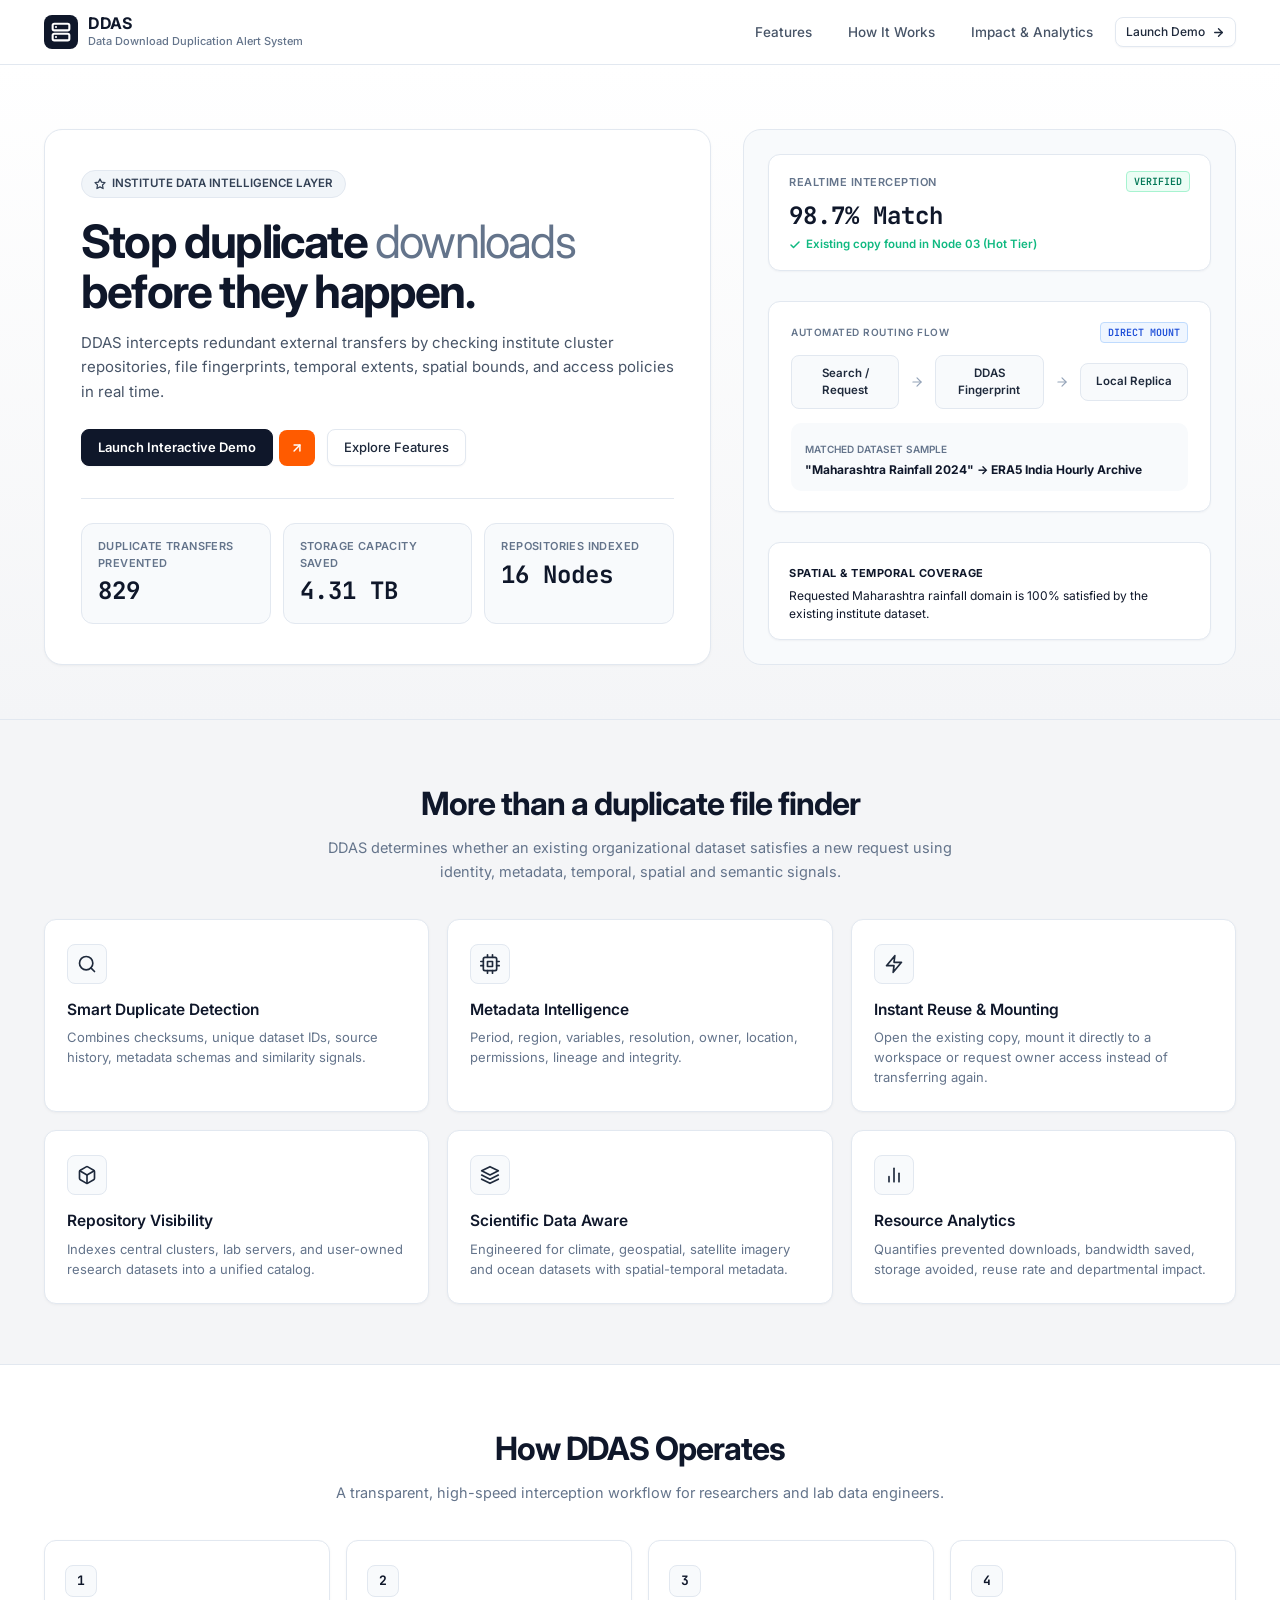
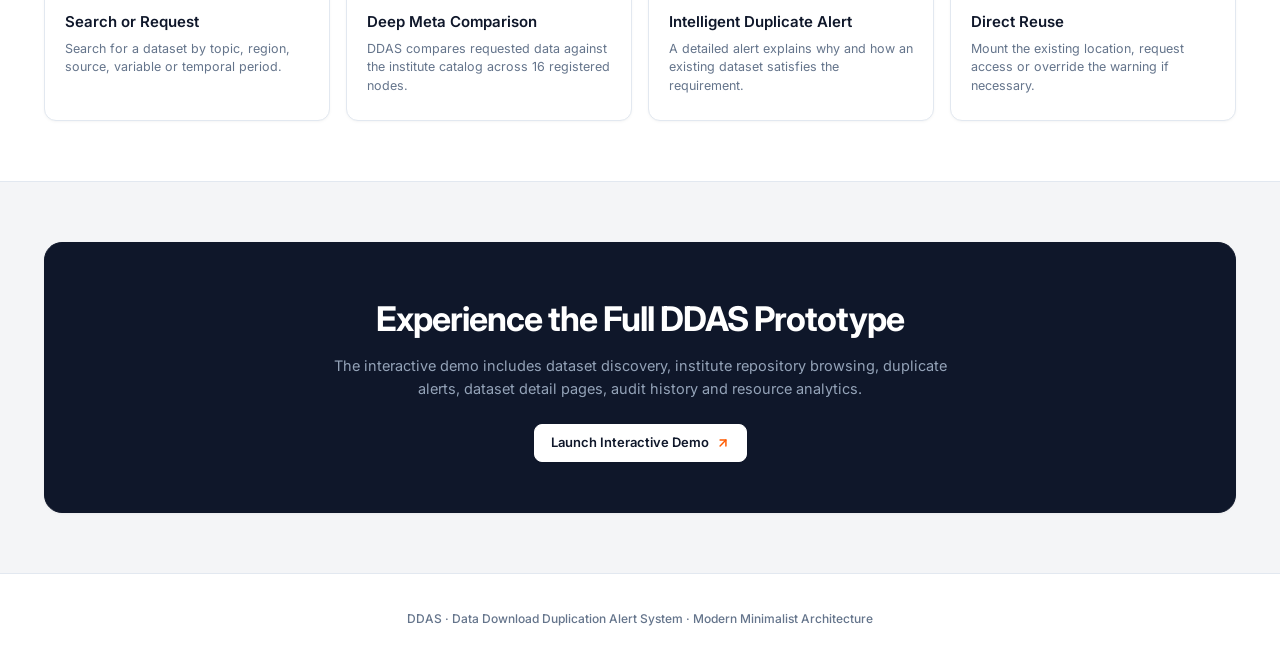
<file: index.html>
<!DOCTYPE html>
<html lang="en">
<head>
  <meta charset="UTF-8">
  <meta name="viewport" content="width=device-width, initial-scale=1.0">
  <title>DDAS — Data Download Duplication Alert System</title>
  <link rel="icon" href="assets/logo.svg">
  <link rel="stylesheet" href="css/styles.css">
</head>
<body>
  <!-- Header / Navigation -->
  <div class="public-nav-wrap">
    <div class="container">
      <nav class="public-nav">
        <a class="brand" href="index.html">
          <div class="brand-logo">
            <svg width="20" height="20" viewBox="0 0 24 24" fill="none" stroke="currentColor" stroke-width="2.5" stroke-linecap="round" stroke-linejoin="round"><rect x="2" y="2" width="20" height="8" rx="2" ry="2"></rect><rect x="2" y="14" width="20" height="8" rx="2" ry="2"></rect><line x1="6" y1="6" x2="6.01" y2="6"></line><line x1="6" y1="18" x2="6.01" y2="18"></line></svg>
          </div>
          <div>
            <b>DDAS</b>
            <small>Data Download Duplication Alert System</small>
          </div>
        </a>
        <div class="public-links">
          <a href="#features">Features</a>
          <a href="#workflow">How It Works</a>
          <a href="analytics.html">Impact & Analytics</a>
          <a class="btn ghost small" href="dashboard.html">
            <span>Launch Demo</span>
            <svg width="13" height="13" viewBox="0 0 24 24" fill="none" stroke="currentColor" stroke-width="2.5" stroke-linecap="round" stroke-linejoin="round"><line x1="5" y1="12" x2="19" y2="12"></line><polyline points="12 5 19 12 12 19"></polyline></svg>
          </a>
        </div>
      </nav>
    </div>
  </div>

  <!-- Hero Section -->
  <section class="hero">
    <div class="container hero-grid">
      <div class="hero-card">
        <div>
          <span class="eyebrow">
            <svg width="12" height="12" viewBox="0 0 24 24" fill="none" stroke="currentColor" stroke-width="2.5" stroke-linecap="round" stroke-linejoin="round"><polygon points="12 2 15.09 8.26 22 9.27 17 14.14 18.18 21.02 12 17.77 5.82 21.02 7 14.14 2 9.27 8.91 8.26 12 2"></polygon></svg>
            INSTITUTE DATA INTELLIGENCE LAYER
          </span>
          <h1>Stop duplicate <span class="highlight">downloads</span> before they happen.</h1>
          <p>DDAS intercepts redundant external transfers by checking institute cluster repositories, file fingerprints, temporal extents, spatial bounds, and access policies in real time.</p>
          
          <div class="hero-actions">
            <a class="btn-arrow-wrap" href="dashboard.html">
              <span class="btn primary">Launch Interactive Demo</span>
              <span class="btn-arrow-circle">
                <svg width="14" height="14" viewBox="0 0 24 24" fill="none" stroke="currentColor" stroke-width="2.5" stroke-linecap="round" stroke-linejoin="round"><line x1="7" y1="17" x2="17" y2="7"></line><polyline points="7 7 17 7 17 17"></polyline></svg>
              </span>
            </a>
            <a class="btn ghost" href="#features">Explore Features</a>
          </div>
        </div>

        <div class="mini-metrics">
          <div class="mini-metric">
            <span>Duplicate Transfers Prevented</span>
            <strong>829</strong>
          </div>
          <div class="mini-metric">
            <span>Storage Capacity Saved</span>
            <strong>4.31 TB</strong>
          </div>
          <div class="mini-metric">
            <span>Repositories Indexed</span>
            <strong>16 Nodes</strong>
          </div>
        </div>
      </div>

      <div class="hero-visual">
        <div class="float-card">
          <div style="display:flex;justify-content:space-between;align-items:center;">
            <span class="muted" style="font-size:11px;font-weight:600;text-transform:uppercase;letter-spacing:0.5px">Realtime Interception</span>
            <span class="tag green" style="font-size:10px">VERIFIED</span>
          </div>
          <b style="display:block;font-size:24px;font-weight:700;color:var(--ink-900);margin-top:6px;font-family:'JetBrains Mono',monospace;">98.7% Match</b>
          <span class="green-text" style="font-size:11.5px;display:flex;align-items:center;gap:5px;margin-top:2px;">
            <svg width="12" height="12" viewBox="0 0 24 24" fill="none" stroke="currentColor" stroke-width="3" stroke-linecap="round" stroke-linejoin="round"><polyline points="20 6 9 17 4 12"></polyline></svg>
            Existing copy found in Node 03 (Hot Tier)
          </span>
        </div>

        <div class="visual-main">
          <div style="display:flex;justify-content:space-between;align-items:center;margin-bottom:8px;">
            <small class="muted" style="font-weight:600;text-transform:uppercase;font-size:10px;letter-spacing:0.5px">Automated Routing Flow</small>
            <span class="tag blue" style="font-size:10px">DIRECT MOUNT</span>
          </div>
          <div class="flow">
            <div class="flow-step">Search / Request</div>
            <div class="flow-arrow">
              <svg width="14" height="14" viewBox="0 0 24 24" fill="none" stroke="currentColor" stroke-width="2" stroke-linecap="round" stroke-linejoin="round"><line x1="5" y1="12" x2="19" y2="12"></line><polyline points="12 5 19 12 12 19"></polyline></svg>
            </div>
            <div class="flow-step">DDAS Fingerprint</div>
            <div class="flow-arrow">
              <svg width="14" height="14" viewBox="0 0 24 24" fill="none" stroke="currentColor" stroke-width="2" stroke-linecap="round" stroke-linejoin="round"><line x1="5" y1="12" x2="19" y2="12"></line><polyline points="12 5 19 12 12 19"></polyline></svg>
            </div>
            <div class="flow-step">Local Replica</div>
          </div>
          <div class="clay-inset" style="margin-top:14px;padding:12px 14px;border-radius:10px;background:var(--bg-surface)">
            <small class="muted" style="font-size:10px;font-weight:600;text-transform:uppercase">Matched Dataset Sample</small>
            <b style="display:block;font-size:12px;margin-top:2px;color:var(--ink-900)">"Maharashtra Rainfall 2024" &rarr; ERA5 India Hourly Archive</b>
          </div>
        </div>

        <div class="float-card">
          <b style="font-size:11px;color:var(--ink-muted);text-transform:uppercase;letter-spacing:0.5px;">Spatial & Temporal Coverage</b>
          <p class="muted" style="font-size:12px;line-height:1.5;margin:4px 0 0;color:var(--ink-900)">Requested Maharashtra rainfall domain is 100% satisfied by the existing institute dataset.</p>
        </div>
      </div>
    </div>
  </section>

  <!-- Features Grid -->
  <section class="section" id="features">
    <div class="container">
      <div class="section-title">
        <h2>More than a duplicate file finder</h2>
        <p>DDAS determines whether an existing organizational dataset satisfies a new request using identity, metadata, temporal, spatial and semantic signals.</p>
      </div>

      <div class="feature-grid">
        <div class="feature">
          <div class="feature-icon">
            <svg width="20" height="20" viewBox="0 0 24 24" fill="none" stroke="currentColor" stroke-width="2" stroke-linecap="round" stroke-linejoin="round"><circle cx="11" cy="11" r="8"></circle><line x1="21" y1="21" x2="16.65" y2="16.65"></line></svg>
          </div>
          <h3>Smart Duplicate Detection</h3>
          <p>Combines checksums, unique dataset IDs, source history, metadata schemas and similarity signals.</p>
        </div>
        <div class="feature">
          <div class="feature-icon">
            <svg width="20" height="20" viewBox="0 0 24 24" fill="none" stroke="currentColor" stroke-width="2" stroke-linecap="round" stroke-linejoin="round"><rect x="4" y="4" width="16" height="16" rx="2" ry="2"></rect><rect x="9" y="9" width="6" height="6"></rect><line x1="9" y1="1" x2="9" y2="4"></line><line x1="15" y1="1" x2="15" y2="4"></line><line x1="9" y1="20" x2="9" y2="23"></line><line x1="15" y1="20" x2="15" y2="23"></line><line x1="20" y1="9" x2="23" y2="9"></line><line x1="20" y1="14" x2="23" y2="14"></line><line x1="1" y1="9" x2="4" y2="9"></line><line x1="1" y1="14" x2="4" y2="14"></line></svg>
          </div>
          <h3>Metadata Intelligence</h3>
          <p>Period, region, variables, resolution, owner, location, permissions, lineage and integrity.</p>
        </div>
        <div class="feature">
          <div class="feature-icon">
            <svg width="20" height="20" viewBox="0 0 24 24" fill="none" stroke="currentColor" stroke-width="2" stroke-linecap="round" stroke-linejoin="round"><polygon points="13 2 3 14 12 14 11 22 21 10 12 10 13 2"></polygon></svg>
          </div>
          <h3>Instant Reuse & Mounting</h3>
          <p>Open the existing copy, mount it directly to a workspace or request owner access instead of transferring again.</p>
        </div>
        <div class="feature">
          <div class="feature-icon">
            <svg width="20" height="20" viewBox="0 0 24 24" fill="none" stroke="currentColor" stroke-width="2" stroke-linecap="round" stroke-linejoin="round"><path d="M21 16V8a2 2 0 0 0-1-1.73l-7-4a2 2 0 0 0-2 0l-7 4A2 2 0 0 0 3 8v8a2 2 0 0 0 1 1.73l7 4a2 2 0 0 0 2 0l7-4A2 2 0 0 0 21 16z"></path><polyline points="3.27 6.96 12 12.01 20.73 6.96"></polyline><line x1="12" y1="22.08" x2="12" y2="12"></line></svg>
          </div>
          <h3>Repository Visibility</h3>
          <p>Indexes central clusters, lab servers, and user-owned research datasets into a unified catalog.</p>
        </div>
        <div class="feature">
          <div class="feature-icon">
            <svg width="20" height="20" viewBox="0 0 24 24" fill="none" stroke="currentColor" stroke-width="2" stroke-linecap="round" stroke-linejoin="round"><polygon points="12 2 2 7 12 12 22 7 12 2"></polygon><polyline points="2 17 12 22 22 17"></polyline><polyline points="2 12 12 17 22 12"></polyline></svg>
          </div>
          <h3>Scientific Data Aware</h3>
          <p>Engineered for climate, geospatial, satellite imagery and ocean datasets with spatial-temporal metadata.</p>
        </div>
        <div class="feature">
          <div class="feature-icon">
            <svg width="20" height="20" viewBox="0 0 24 24" fill="none" stroke="currentColor" stroke-width="2" stroke-linecap="round" stroke-linejoin="round"><line x1="18" y1="20" x2="18" y2="10"></line><line x1="12" y1="20" x2="12" y2="4"></line><line x1="6" y1="20" x2="6" y2="14"></line></svg>
          </div>
          <h3>Resource Analytics</h3>
          <p>Quantifies prevented downloads, bandwidth saved, storage avoided, reuse rate and departmental impact.</p>
        </div>
      </div>
    </div>
  </section>

  <!-- How It Works Steps -->
  <section class="section" id="workflow" style="background:#ffffff;border-top:1px solid var(--border-line);border-bottom:1px solid var(--border-line)">
    <div class="container">
      <div class="section-title">
        <h2>How DDAS Operates</h2>
        <p>A transparent, high-speed interception workflow for researchers and lab data engineers.</p>
      </div>

      <div class="steps">
        <div class="step-card">
          <div class="step-number">1</div>
          <h3>Search or Request</h3>
          <p>Search for a dataset by topic, region, source, variable or temporal period.</p>
        </div>
        <div class="step-card">
          <div class="step-number">2</div>
          <h3>Deep Meta Comparison</h3>
          <p>DDAS compares requested data against the institute catalog across 16 registered nodes.</p>
        </div>
        <div class="step-card">
          <div class="step-number">3</div>
          <h3>Intelligent Duplicate Alert</h3>
          <p>A detailed alert explains why and how an existing dataset satisfies the requirement.</p>
        </div>
        <div class="step-card">
          <div class="step-number">4</div>
          <h3>Direct Reuse</h3>
          <p>Mount the existing location, request access or override the warning if necessary.</p>
        </div>
      </div>
    </div>
  </section>

  <!-- CTA Section -->
  <section class="section">
    <div class="container">
      <div class="cta">
        <h2>Experience the Full DDAS Prototype</h2>
        <p>The interactive demo includes dataset discovery, institute repository browsing, duplicate alerts, dataset detail pages, audit history and resource analytics.</p>
        <a class="btn primary" href="dashboard.html">
          <span>Launch Interactive Demo</span>
          <svg width="14" height="14" viewBox="0 0 24 24" fill="none" stroke="currentColor" stroke-width="2.5" stroke-linecap="round" stroke-linejoin="round" style="color:var(--brand-orange)"><line x1="7" y1="17" x2="17" y2="7"></line><polyline points="7 7 17 7 17 17"></polyline></svg>
        </a>
      </div>
    </div>
  </section>

  <footer class="footer">
    DDAS · Data Download Duplication Alert System · Modern Minimalist Architecture
  </footer>
</body>
</html>
</file>
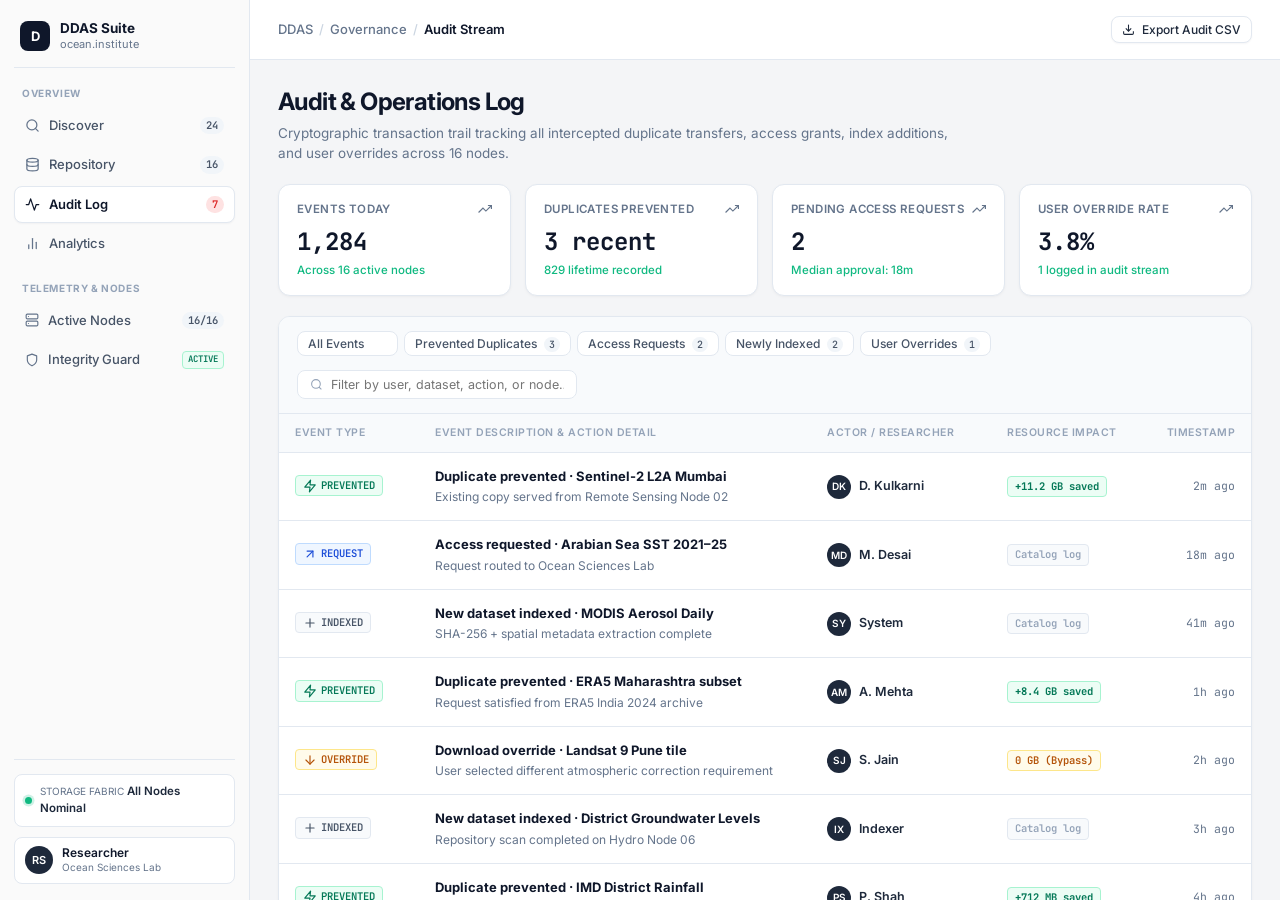
<file: activity.html>
<!DOCTYPE html>
<html lang="en">
<head>
  <meta charset="UTF-8">
  <meta name="viewport" content="width=device-width, initial-scale=1.0">
  <title>Activity & Audit Log — DDAS</title>
  <link rel="icon" href="assets/logo.svg">
  <link rel="stylesheet" href="css/styles.css">
</head>
<body class="app-page">
  <div class="app-layout">
    <div id="appShell" data-active="Audit Log"></div>

    <main class="app-main">
      <!-- Sticky Topbar Header -->
      <header class="app-topbar">
        <div class="topbar-left">
          <div class="breadcrumb">
            <span>DDAS</span>
            <span class="breadcrumb-sep">/</span>
            <span>Governance</span>
            <span class="breadcrumb-sep">/</span>
            <span class="breadcrumb-current">Audit Stream</span>
          </div>
        </div>
        <div class="topbar-right">
          <button class="btn ghost small" id="exportBtn">
            <svg width="13" height="13" viewBox="0 0 24 24" fill="none" stroke="currentColor" stroke-width="2"><path d="M21 15v4a2 2 0 0 1-2 2H5a2 2 0 0 1-2-2v-4"></path><polyline points="7 10 12 15 17 10"></polyline><line x1="12" y1="15" x2="12" y2="3"></line></svg>
            Export Audit CSV
          </button>
        </div>
      </header>

      <!-- Scrollable Page Content -->
      <div class="page-content">
        <div class="page-header">
          <div>
            <h1>Audit & Operations Log</h1>
            <p>Cryptographic transaction trail tracking all intercepted duplicate transfers, access grants, index additions, and user overrides across 16 nodes.</p>
          </div>
        </div>

        <!-- Metric Ribbon -->
        <section class="kpi-row" id="activityMetrics"></section>

        <!-- Enterprise Audit Table Card -->
        <div class="table-card">
          <!-- Toolbar with Filter Chips and Search -->
          <div class="audit-toolbar">
            <div class="filter-row" id="filters">
              <button class="filter-chip active activity-filter" data-type="all">All Events <span class="chip-count" id="countAll">8</span></button>
              <button class="filter-chip activity-filter" data-type="prevented">Prevented Duplicates <span class="chip-count" id="countPrevented">3</span></button>
              <button class="filter-chip activity-filter" data-type="request">Access Requests <span class="chip-count" id="countRequest">2</span></button>
              <button class="filter-chip activity-filter" data-type="indexed">Newly Indexed <span class="chip-count" id="countIndexed">2</span></button>
              <button class="filter-chip activity-filter" data-type="override">User Overrides <span class="chip-count" id="countOverride">1</span></button>
            </div>
            <div class="audit-search-wrap">
              <svg width="13" height="13" viewBox="0 0 24 24" fill="none" stroke="currentColor" stroke-width="2"><circle cx="11" cy="11" r="8"></circle><line x1="21" y1="21" x2="16.65" y2="16.65"></line></svg>
              <input id="auditSearch" placeholder="Filter by user, dataset, action, or node…">
            </div>
          </div>

          <!-- Structured Audit Feed Table -->
          <div class="data-table-wrap">
            <table class="audit-table">
              <thead>
                <tr>
                  <th style="width: 140px;">Event Type</th>
                  <th>Event Description & Action Detail</th>
                  <th style="width: 180px;">Actor / Researcher</th>
                  <th style="width: 150px;">Resource Impact</th>
                  <th style="width: 110px; text-align: right;">Timestamp</th>
                </tr>
              </thead>
              <tbody id="auditList"></tbody>
            </table>
          </div>
        </div>
      </div>
    </main>
  </div>

  <script src="js/data.js"></script>
  <script src="js/shared.js"></script>
  <script src="js/activity.js"></script>
</body>
</html>
</file>
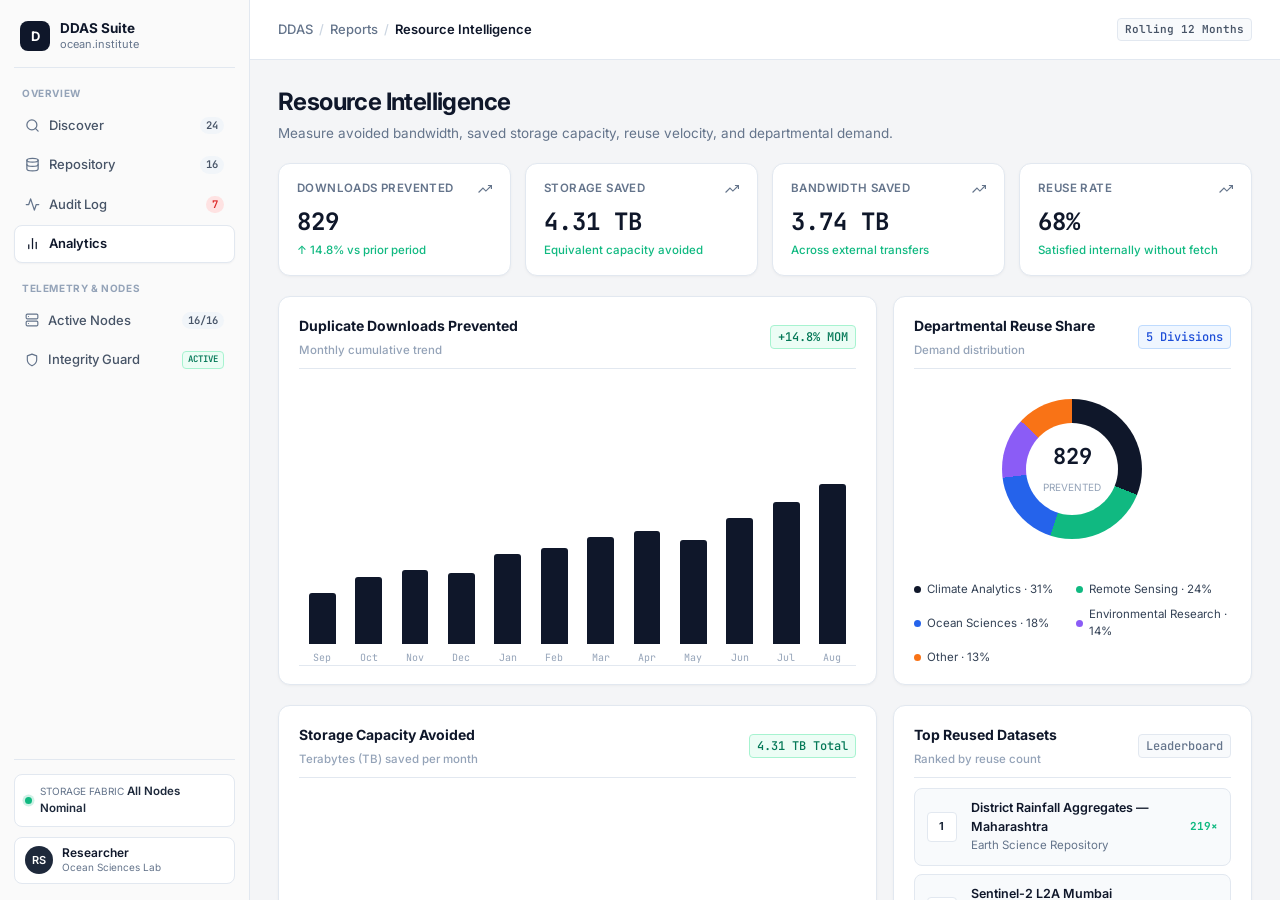
<file: analytics.html>
<!DOCTYPE html>
<html lang="en">
<head>
  <meta charset="UTF-8">
  <meta name="viewport" content="width=device-width, initial-scale=1.0">
  <title>Resource Intelligence & Analytics — DDAS</title>
  <link rel="icon" href="assets/logo.svg">
  <link rel="stylesheet" href="css/styles.css">
</head>
<body class="app-page">
  <div class="app-layout">
    <div id="appShell" data-active="Analytics"></div>

    <main class="app-main">
      <!-- Sticky Topbar Header -->
      <header class="app-topbar">
        <div class="topbar-left">
          <div class="breadcrumb">
            <span>DDAS</span>
            <span class="breadcrumb-sep">/</span>
            <span>Reports</span>
            <span class="breadcrumb-sep">/</span>
            <span class="breadcrumb-current">Resource Intelligence</span>
          </div>
        </div>
        <div class="topbar-right">
          <span class="tag" style="font-size:11px">Rolling 12 Months</span>
        </div>
      </header>

      <!-- Scrollable Page Content -->
      <div class="page-content">
        <div class="page-header">
          <div>
            <h1>Resource Intelligence</h1>
            <p>Measure avoided bandwidth, saved storage capacity, reuse velocity, and departmental demand.</p>
          </div>
        </div>

        <!-- Metric Ribbon -->
        <section class="kpi-row" id="analyticsMetrics"></section>

        <!-- Charts Row 1: Monthly Prevented & Department Demand -->
        <section class="analytics-row">
          <div class="chart-card">
            <div class="panel-header" style="margin-bottom:0;padding-bottom:8px">
              <div>
                <h2>Duplicate Downloads Prevented</h2>
                <span style="font-size:11.5px;color:var(--ink-400)">Monthly cumulative trend</span>
              </div>
              <span class="tag green">+14.8% MOM</span>
            </div>
            <div class="chart-container" id="preventedChart"></div>
          </div>

          <div class="chart-card">
            <div class="panel-header" style="margin-bottom:0;padding-bottom:8px">
              <div>
                <h2>Departmental Reuse Share</h2>
                <span style="font-size:11.5px;color:var(--ink-400)">Demand distribution</span>
              </div>
              <span class="tag blue">5 Divisions</span>
            </div>
            <div class="donut-wrap">
              <div class="donut"></div>
              <div class="donut-center">
                <b>829</b>
                <small>Prevented</small>
              </div>
            </div>
            <div class="legend-grid" id="deptLegend"></div>
          </div>
        </section>

        <!-- Charts Row 2: Storage Avoided & Top Reused Datasets -->
        <section class="analytics-row">
          <div class="chart-card">
            <div class="panel-header" style="margin-bottom:0;padding-bottom:8px">
              <div>
                <h2>Storage Capacity Avoided</h2>
                <span style="font-size:11.5px;color:var(--ink-400)">Terabytes (TB) saved per month</span>
              </div>
              <span class="tag green">4.31 TB Total</span>
            </div>
            <div class="chart-container" id="storageChart"></div>
          </div>

          <div class="chart-card">
            <div class="panel-header" style="margin-bottom:0;padding-bottom:8px">
              <div>
                <h2>Top Reused Datasets</h2>
                <span style="font-size:11.5px;color:var(--ink-400)">Ranked by reuse count</span>
              </div>
              <span class="tag">Leaderboard</span>
            </div>
            <div class="activity-list" id="topReuse" style="margin-top: 10px;"></div>
          </div>
        </section>

        <!-- Row 3: Strategic Insights Grid -->
        <div class="panel-header" style="margin-top: 4px;">
          <h2>Strategic Insights & Observations</h2>
          <span>Autonomous Observability Engine</span>
        </div>
        <section class="insights-grid" id="insights"></section>
      </div>
    </main>
  </div>

  <script src="js/data.js"></script>
  <script src="js/shared.js"></script>
  <script src="js/analytics.js"></script>
</body>
</html>
</file>
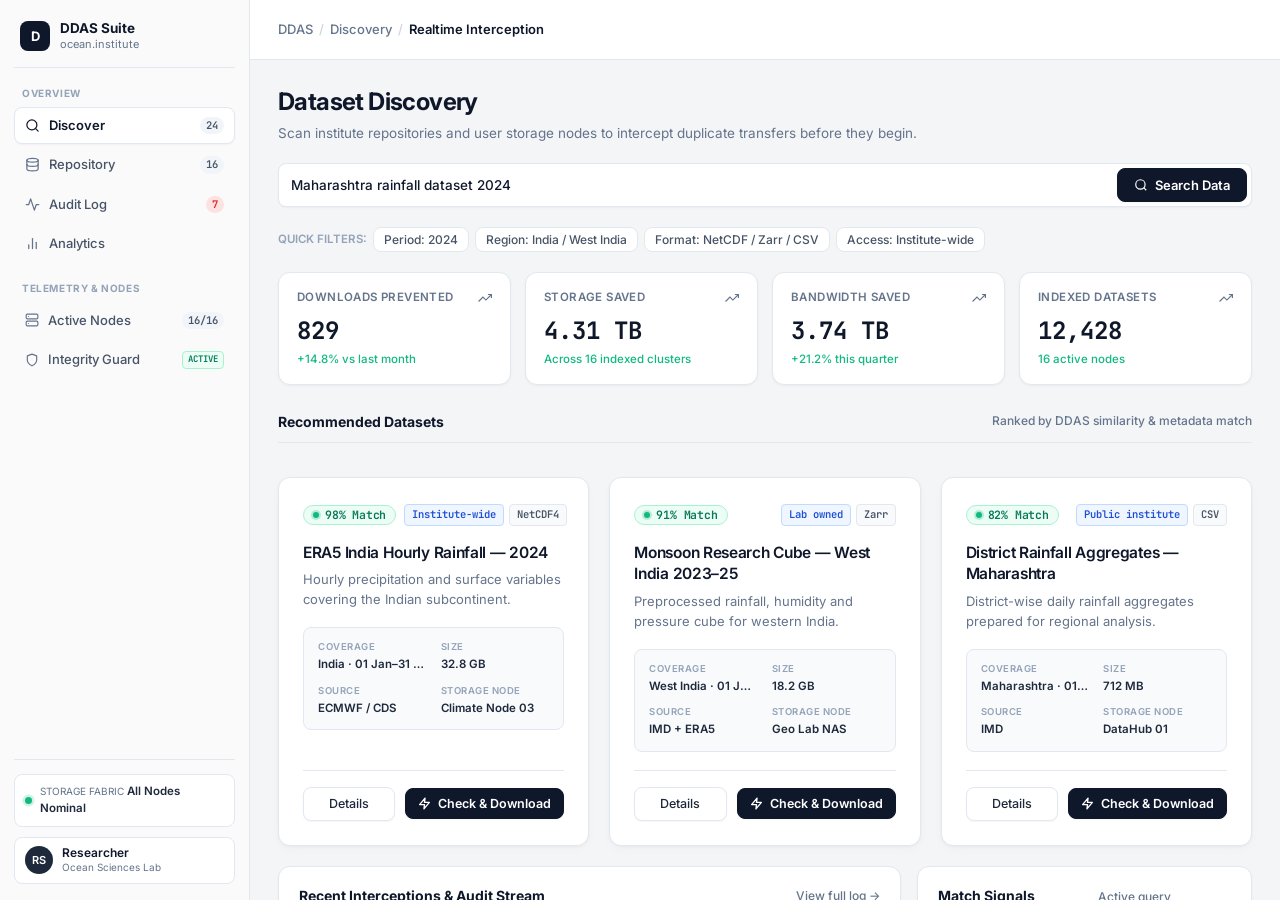
<file: dashboard.html>
<!DOCTYPE html>
<html lang="en">
<head>
  <meta charset="UTF-8">
  <meta name="viewport" content="width=device-width, initial-scale=1.0">
  <title>Discover Datasets — DDAS</title>
  <link rel="icon" href="assets/logo.svg">
  <link rel="stylesheet" href="css/styles.css">
</head>
<body class="app-page">
  <div class="app-layout">
    <div id="appShell" data-active="Discover"></div>

    <main class="app-main">
      <!-- Sticky Topbar Header with Breadcrumbs -->
      <header class="app-topbar">
        <div class="topbar-left">
          <div class="breadcrumb">
            <span>DDAS</span>
            <span class="breadcrumb-sep">/</span>
            <span>Discovery</span>
            <span class="breadcrumb-sep">/</span>
            <span class="breadcrumb-current">Realtime Interception</span>
          </div>
        </div>
      </header>

      <!-- Scrollable Page Content -->
      <div class="page-content">
        <div class="page-header">
          <div>
            <h1>Dataset Discovery</h1>
            <p>Scan institute repositories and user storage nodes to intercept duplicate transfers before they begin.</p>
          </div>
        </div>

        <!-- Search Console -->
        <div class="search-console">
          <input id="searchInput" value="Maharashtra rainfall dataset 2024" placeholder="Search datasets, spatial regions, variables, providers…">
          <button class="btn primary" id="searchBtn">
            <svg width="14" height="14" viewBox="0 0 24 24" fill="none" stroke="currentColor" stroke-width="2"><circle cx="11" cy="11" r="8"></circle><line x1="21" y1="21" x2="16.65" y2="16.65"></line></svg>
            Search Data
          </button>
        </div>

        <!-- Filter Chips Row -->
        <div class="filter-row">
          <span style="font-size:11.5px;color:var(--ink-400);font-weight:600;text-transform:uppercase">Quick Filters:</span>
          <button class="filter-chip">Period: 2024</button>
          <button class="filter-chip">Region: India / West India</button>
          <button class="filter-chip">Format: NetCDF / Zarr / CSV</button>
          <button class="filter-chip">Access: Institute-wide</button>
        </div>

        <!-- KPI Metric Ribbon -->
        <section class="kpi-row" id="metricGrid"></section>

        <!-- Recommended / Search Results Section -->
        <div class="panel-header" style="margin-top:6px">
          <h2 id="resultTitle">Recommended Datasets</h2>
          <span>Ranked by DDAS similarity & metadata match</span>
        </div>
        <section class="dataset-grid" id="datasetGrid"></section>

        <!-- Split Grid: Recent Activity & Live Match Signals -->
        <section class="split-grid">
          <div class="panel">
            <div class="panel-header">
              <h2>Recent Interceptions & Audit Stream</h2>
              <a href="activity.html">View full log →</a>
            </div>
            <div class="activity-list" id="recentActivity"></div>
          </div>

          <div class="panel">
            <div class="panel-header">
              <h2>Match Signals Telemetry</h2>
              <span>Active query breakdown</span>
            </div>
            <div id="signals"></div>
          </div>
        </section>
      </div>
    </main>
  </div>

  <script src="js/data.js"></script>
  <script src="js/shared.js"></script>
  <script src="js/dashboard.js"></script>
</body>
</html>
</file>
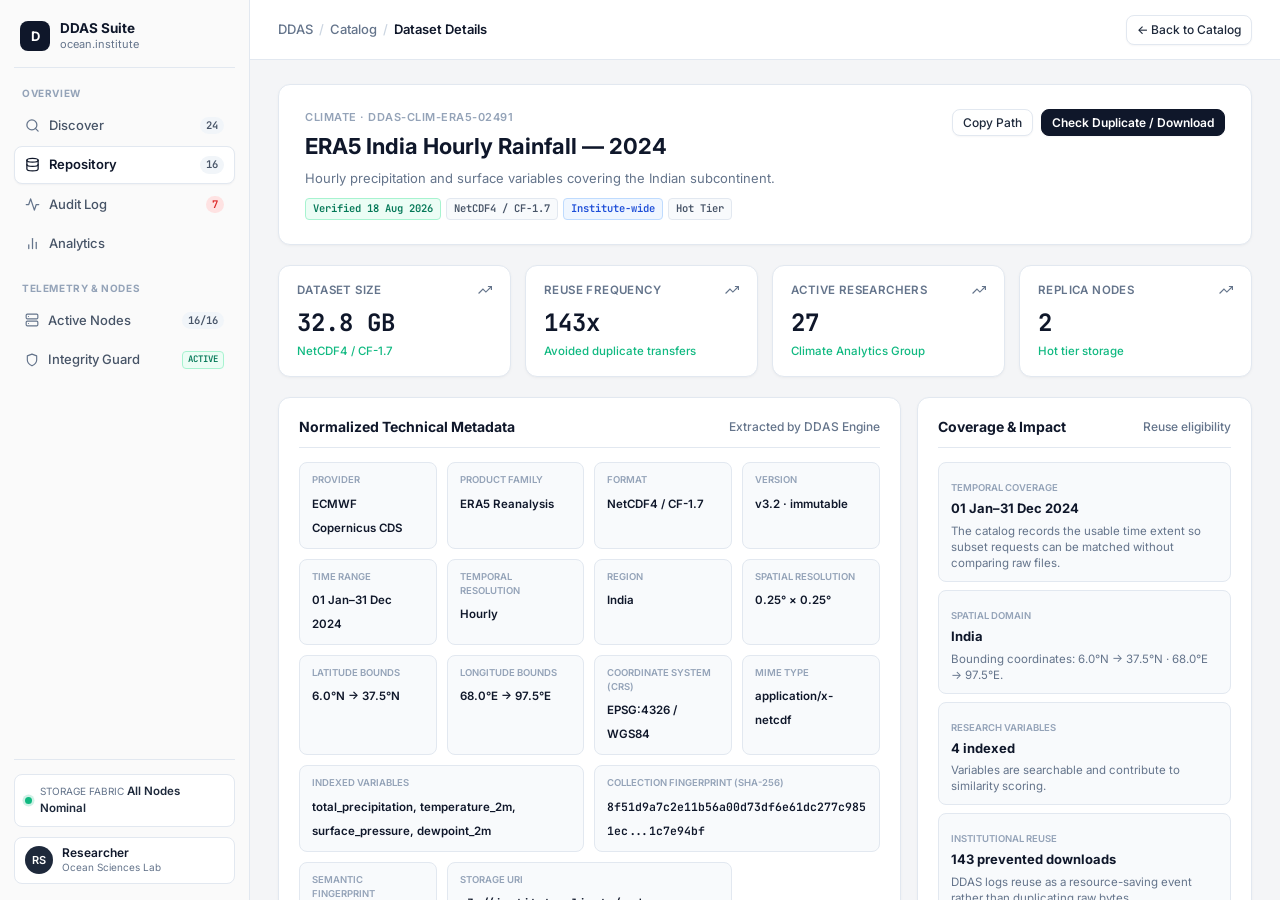
<file: dataset.html>
<!DOCTYPE html>
<html lang="en">
<head>
  <meta charset="UTF-8">
  <meta name="viewport" content="width=device-width, initial-scale=1.0">
  <title>Dataset Details — DDAS</title>
  <link rel="icon" href="assets/logo.svg">
  <link rel="stylesheet" href="css/styles.css">
</head>
<body class="app-page">
  <div class="app-layout">
    <div id="appShell" data-active="Repository"></div>

    <main class="app-main">
      <!-- Sticky Topbar Header -->
      <header class="app-topbar">
        <div class="topbar-left">
          <div class="breadcrumb">
            <span>DDAS</span>
            <span class="breadcrumb-sep">/</span>
            <a href="repository.html" style="color:var(--ink-500)">Catalog</a>
            <span class="breadcrumb-sep">/</span>
            <span class="breadcrumb-current">Dataset Details</span>
          </div>
        </div>
        <div class="topbar-right">
          <a class="btn ghost small" href="repository.html">← Back to Catalog</a>
        </div>
      </header>

      <!-- Scrollable Page Content -->
      <div class="page-content">
        <!-- Detail Hero Card -->
        <section class="detail-hero-card" id="detailHero"></section>

        <!-- KPI Metrics Ribbon -->
        <section class="kpi-row" id="detailMetrics"></section>

        <!-- Technical Metadata & Coverage Impact -->
        <section class="split-grid">
          <div class="panel">
            <div class="panel-header">
              <h2>Normalized Technical Metadata</h2>
              <span>Extracted by DDAS Engine</span>
            </div>
            <div class="meta-fields-grid" id="metadata" style="margin-top: 12px;"></div>
          </div>

          <div class="panel">
            <div class="panel-header">
              <h2>Coverage & Impact</h2>
              <span>Reuse eligibility</span>
            </div>
            <div id="coverage" style="display:grid;gap:8px;margin-top:12px;"></div>
          </div>
        </section>

        <!-- Lineage & Access Policies -->
        <section class="split-grid">
          <div class="panel">
            <div class="panel-header">
              <h2>Lineage & Provenance</h2>
              <span>Auditable history</span>
            </div>
            <div class="lineage" id="lineage" style="margin-top: 12px;"></div>
          </div>

          <div class="panel">
            <div class="panel-header">
              <h2>Access Governance & Policy</h2>
              <span>Permissions & Local Mount</span>
            </div>
            <div class="meta-fields-grid" id="accessMeta" style="margin-top: 12px; grid-template-columns: 1fr 1fr;"></div>
          </div>
        </section>
      </div>
    </main>
  </div>

  <script src="js/data.js"></script>
  <script src="js/shared.js"></script>
  <script src="js/dataset.js"></script>
</body>
</html>
</file>
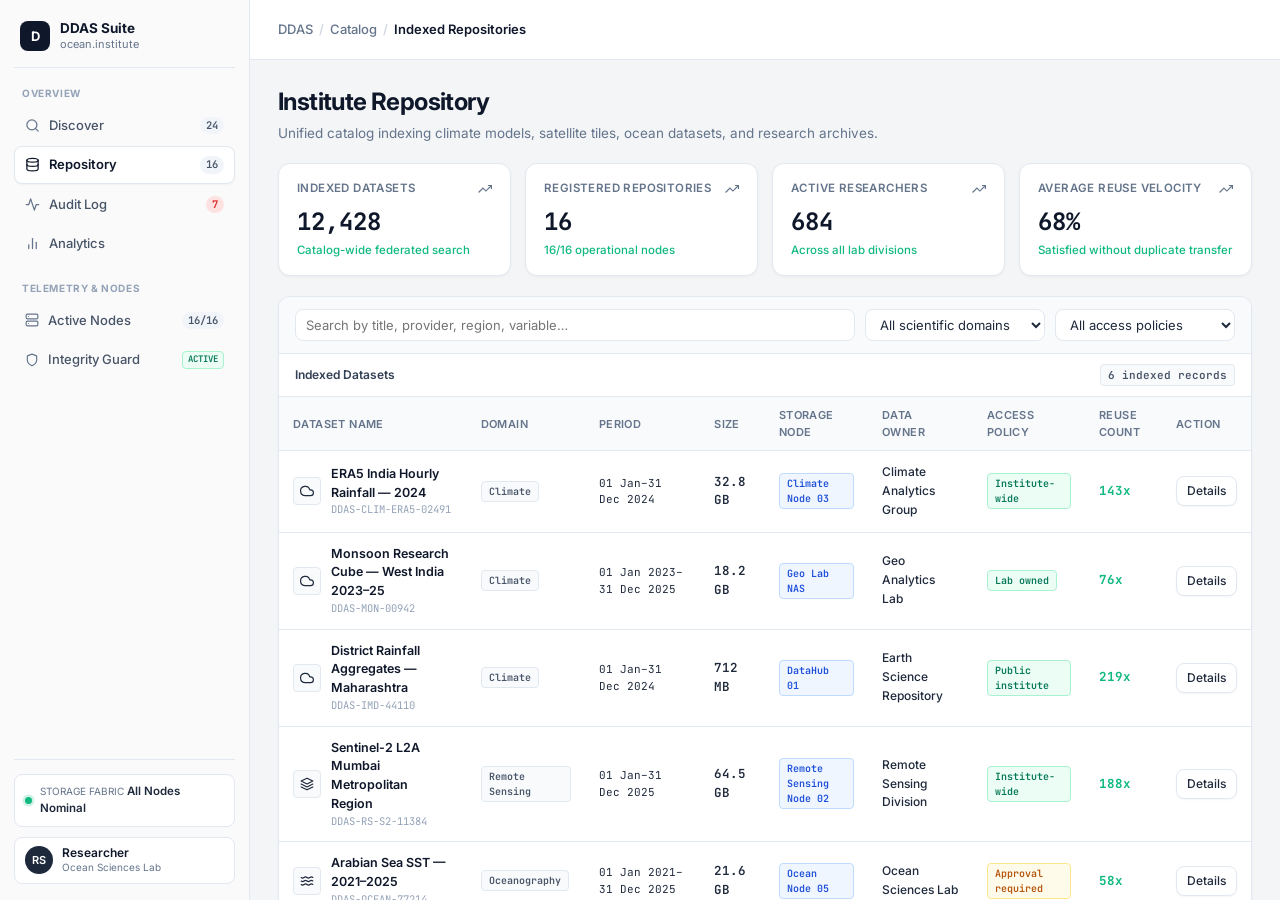
<file: repository.html>
<!DOCTYPE html>
<html lang="en">
<head>
  <meta charset="UTF-8">
  <meta name="viewport" content="width=device-width, initial-scale=1.0">
  <title>Institute Repository — DDAS</title>
  <link rel="icon" href="assets/logo.svg">
  <link rel="stylesheet" href="css/styles.css">
</head>
<body class="app-page">
  <div class="app-layout">
    <div id="appShell" data-active="Repository"></div>

    <main class="app-main">
      <!-- Sticky Topbar Header -->
      <header class="app-topbar">
        <div class="topbar-left">
          <div class="breadcrumb">
            <span>DDAS</span>
            <span class="breadcrumb-sep">/</span>
            <span>Catalog</span>
            <span class="breadcrumb-sep">/</span>
            <span class="breadcrumb-current">Indexed Repositories</span>
          </div>
        </div>
      </header>

      <!-- Scrollable Page Content -->
      <div class="page-content">
        <div class="page-header">
          <div>
            <h1>Institute Repository</h1>
            <p>Unified catalog indexing climate models, satellite tiles, ocean datasets, and research archives.</p>
          </div>
        </div>

        <!-- Metric Ribbon -->
        <section class="kpi-row" id="repoMetrics"></section>

        <!-- Table Card with Toolbar -->
        <div class="table-card">
          <div class="table-toolbar">
            <input id="repoSearch" placeholder="Search by title, provider, region, variable…">
            <select id="typeFilter">
              <option value="">All scientific domains</option>
              <option>Climate</option>
              <option>Remote Sensing</option>
              <option>Oceanography</option>
              <option>Demography</option>
            </select>
            <select id="accessFilter">
              <option value="">All access policies</option>
              <option>Institute-wide</option>
              <option>Lab owned</option>
              <option>Approval required</option>
              <option>Public institute</option>
            </select>
          </div>

          <div style="padding: 10px 16px; background: #ffffff; border-bottom: 1px solid var(--border-line); display: flex; justify-content: space-between; align-items: center;">
            <span style="font-size:12px;font-weight:600;color:var(--ink-700)">Indexed Datasets</span>
            <span id="repoCount" class="tag" style="font-size:11px"></span>
          </div>

          <div class="data-table-wrap">
            <table class="data-table">
              <thead>
                <tr>
                  <th>Dataset Name</th>
                  <th>Domain</th>
                  <th>Period</th>
                  <th>Size</th>
                  <th>Storage Node</th>
                  <th>Data Owner</th>
                  <th>Access Policy</th>
                  <th>Reuse Count</th>
                  <th>Action</th>
                </tr>
              </thead>
              <tbody id="repoBody"></tbody>
            </table>
          </div>
        </div>
      </div>
    </main>
  </div>

  <script src="js/data.js"></script>
  <script src="js/shared.js"></script>
  <script src="js/repository.js"></script>
</body>
</html>
</file>
<file: css/styles.css>
@import url('https://fonts.googleapis.com/css2?family=Inter:wght@400;500;600;700;800&family=JetBrains+Mono:wght@400;500;600;700&display=swap');

:root {
  /* Ultra-Crisp Professional Enterprise Palette */
  --bg-app: #f4f5f7;
  --bg-canvas: #ffffff;
  --bg-sidebar: #fafafa;
  --bg-surface: #f8fafc;
  --bg-subtle: #f1f5f9;
  --bg-hover: #f3f4f6;

  /* Typography Colors */
  --ink-900: #0f172a;
  --ink-800: #1e293b;
  --ink-700: #334155;
  --ink-600: #475467;
  --ink-500: #64748b;
  --ink-400: #94a3b8;
  --ink-300: #cbd5e1;

  /* Professional Accents */
  --brand-primary: #0f172a;
  --brand-primary-hover: #1e293b;
  --brand-accent: #2563eb;
  --brand-orange: #ff5b00;
  --brand-orange-hover: #e04f00;
  --brand-green: #10b981;
  --brand-purple: #8b5cf6;

  /* Status Colors */
  --status-green-bg: #ecfdf5;
  --status-green-text: #047857;
  --status-green-border: #a7f3d0;

  --status-blue-bg: #eff6ff;
  --status-blue-text: #1d4ed8;
  --status-blue-border: #bfdbfe;

  --status-amber-bg: #fffbeb;
  --status-amber-text: #b45309;
  --status-amber-border: #fde68a;

  --status-purple-bg: #f5f3ff;
  --status-purple-text: #6d28d9;
  --status-purple-border: #ddd6fe;

  --status-gray-bg: #f8fafc;
  --status-gray-text: #475467;
  --status-gray-border: #e2e8f0;

  /* Lines & Borders */
  --border-line: #e2e8f0;
  --border-darker: #cbd5e1;

  /* Shadows (Minimal, Crisp) */
  --shadow-xs: 0 1px 2px 0 rgba(16, 24, 40, 0.04);
  --shadow-sm: 0 1px 3px 0 rgba(16, 24, 40, 0.06), 0 1px 2px -1px rgba(16, 24, 40, 0.04);
  --shadow-card: 0 1px 3px 0 rgba(0, 0, 0, 0.04), 0 1px 2px -1px rgba(0, 0, 0, 0.02);
  --shadow-modal: 0 20px 25px -5px rgba(0, 0, 0, 0.1), 0 8px 10px -6px rgba(0, 0, 0, 0.05);

  /* Dimensions */
  --sidebar-width: 250px;
  --topbar-height: 60px;
  --radius-xs: 4px;
  --radius-sm: 8px;
  --radius-md: 12px;
  --radius-lg: 18px;
  --radius-pill: 9999px;
}

/* Global Reset */
*, *::before, *::after {
  box-sizing: border-box;
  margin: 0;
  padding: 0;
}

html {
  scroll-behavior: smooth;
}

body {
  font-family: 'Inter', -apple-system, BlinkMacSystemFont, 'Segoe UI', Roboto, sans-serif;
  background-color: var(--bg-app);
  color: var(--ink-900);
  line-height: 1.5;
  -webkit-font-smoothing: antialiased;
  min-height: 100vh;
}

a {
  text-decoration: none;
  color: inherit;
}

button, input, select, textarea {
  font-family: inherit;
}

code, .mono {
  font-family: 'JetBrains Mono', monospace;
}

.container {
  max-width: 1240px;
  margin: 0 auto;
  padding: 0 24px;
}

/* Base Buttons */
.btn {
  display: inline-flex;
  align-items: center;
  justify-content: center;
  gap: 7px;
  padding: 8px 16px;
  border-radius: var(--radius-sm);
  font-size: 13px;
  font-weight: 500;
  cursor: pointer;
  border: 1px solid var(--border-line);
  background: #ffffff;
  color: var(--ink-800);
  transition: all 0.14s ease;
  user-select: none;
  white-space: nowrap;
  box-shadow: var(--shadow-xs);
  text-decoration: none;
}

.btn:hover {
  background: var(--bg-hover);
  color: var(--ink-900);
  border-color: var(--border-darker);
}

.btn.primary {
  background: var(--brand-primary);
  color: #ffffff;
  border-color: var(--brand-primary);
  font-weight: 600;
}

.btn.primary:hover {
  background: var(--brand-primary-hover);
  border-color: var(--brand-primary-hover);
  color: #ffffff;
}

.btn.ghost {
  background: #ffffff;
  color: var(--ink-800);
  border-color: var(--border-line);
}

.btn.ghost:hover {
  background: var(--bg-hover);
}

.btn.danger {
  background: #ffffff;
  color: #dc2626;
  border-color: #fecaca;
}

.btn.danger:hover {
  background: #fef2f2;
}

.btn.small {
  padding: 5px 10px;
  font-size: 12px;
}

/* Tag & Status Pills */
.tag {
  font-size: 10.5px;
  font-weight: 600;
  padding: 2px 7px;
  border-radius: 4px;
  font-family: 'JetBrains Mono', monospace;
  border: 1px solid var(--border-line);
  background: var(--bg-surface);
  color: var(--ink-600);
  display: inline-flex;
  align-items: center;
  gap: 4px;
}

.tag.green {
  background: var(--status-green-bg);
  color: var(--status-green-text);
  border-color: var(--status-green-border);
}

.tag.blue {
  background: var(--status-blue-bg);
  color: var(--status-blue-text);
  border-color: var(--status-blue-border);
}

.tag.amber {
  background: var(--status-amber-bg);
  color: var(--status-amber-text);
  border-color: var(--status-amber-border);
}

.green-text {
  color: var(--brand-green) !important;
  font-weight: 600;
}

.muted {
  color: var(--ink-500);
}

/* ==========================================================================
   LANDING PAGE (index.html) STYLES
   ========================================================================== */

.public-nav-wrap {
  position: sticky;
  top: 0;
  z-index: 100;
  background: rgba(255, 255, 255, 0.95);
  backdrop-filter: blur(12px);
  -webkit-backdrop-filter: blur(12px);
  border-bottom: 1px solid var(--border-line);
}

.public-nav {
  padding: 14px 0;
  display: flex;
  align-items: center;
  justify-content: space-between;
  gap: 20px;
}

.brand {
  display: flex;
  align-items: center;
  gap: 10px;
  text-decoration: none;
  color: var(--ink-900);
}

.brand-logo {
  width: 34px;
  height: 34px;
  border-radius: var(--radius-sm);
  background: var(--brand-primary);
  display: flex;
  align-items: center;
  justify-content: center;
  padding: 6px;
  color: white;
}

.brand b {
  display: block;
  font-size: 16px;
  font-weight: 700;
  letter-spacing: -0.4px;
  color: var(--ink-900);
  line-height: 1.1;
}

.brand small {
  display: block;
  color: var(--ink-500);
  font-size: 11px;
  font-weight: 500;
}

.public-links {
  display: flex;
  align-items: center;
  gap: 8px;
}

.public-links a:not(.btn) {
  padding: 8px 14px;
  border-radius: var(--radius-sm);
  font-size: 13.5px;
  font-weight: 500;
  color: var(--ink-600);
  transition: all 0.15s ease;
}

.public-links a:not(.btn):hover {
  color: var(--ink-900);
  background: var(--bg-hover);
}

/* Landing Hero */
.hero {
  padding: 64px 0 54px;
  background: linear-gradient(180deg, #ffffff 0%, var(--bg-app) 100%);
  border-bottom: 1px solid var(--border-line);
}

.hero-grid {
  display: grid;
  grid-template-columns: 1.15fr 0.85fr;
  gap: 32px;
  align-items: stretch;
}

.hero-card {
  padding: 40px 36px;
  display: flex;
  flex-direction: column;
  justify-content: space-between;
  border-radius: var(--radius-lg);
  border: 1px solid var(--border-line);
  background: #ffffff;
  box-shadow: var(--shadow-card);
}

.eyebrow {
  display: inline-flex;
  align-items: center;
  gap: 6px;
  padding: 4px 12px;
  border-radius: var(--radius-pill);
  font-size: 11.5px;
  font-weight: 600;
  color: var(--ink-700);
  background: var(--bg-subtle);
  border: 1px solid var(--border-line);
  width: fit-content;
}

.hero h1 {
  font-size: 46px;
  line-height: 1.1;
  letter-spacing: -1.8px;
  font-weight: 700;
  color: var(--ink-900);
  margin: 18px 0 14px;
}

.hero h1 span.highlight {
  color: var(--ink-500);
  font-weight: 400;
}

.hero p {
  color: var(--ink-600);
  font-size: 15px;
  line-height: 1.65;
  max-width: 600px;
}

.hero-actions {
  display: flex;
  gap: 12px;
  align-items: center;
  flex-wrap: wrap;
  margin-top: 24px;
}

.btn-arrow-wrap {
  display: inline-flex;
  align-items: center;
  gap: 6px;
}

.btn-arrow-circle {
  width: 36px;
  height: 36px;
  border-radius: var(--radius-sm);
  background: var(--brand-orange);
  color: #ffffff;
  display: inline-flex;
  align-items: center;
  justify-content: center;
  transition: all 0.15s ease;
}

.btn-arrow-wrap:hover .btn-arrow-circle {
  background: var(--brand-orange-hover);
}

.mini-metrics {
  display: grid;
  grid-template-columns: repeat(3, 1fr);
  gap: 12px;
  margin-top: 32px;
  padding-top: 24px;
  border-top: 1px solid var(--border-line);
}

.mini-metric {
  padding: 14px 16px;
  border-radius: var(--radius-md);
  background: var(--bg-surface);
  border: 1px solid var(--border-line);
}

.mini-metric span {
  display: block;
  color: var(--ink-500);
  font-size: 11px;
  font-weight: 600;
  text-transform: uppercase;
  letter-spacing: 0.4px;
}

.mini-metric strong {
  display: block;
  font-size: 24px;
  font-weight: 700;
  color: var(--ink-900);
  font-family: 'JetBrains Mono', monospace;
  margin-top: 2px;
}

/* Hero Visual Telemetry Cards */
.hero-visual {
  border-radius: var(--radius-lg);
  padding: 24px;
  display: flex;
  flex-direction: column;
  gap: 14px;
  justify-content: space-between;
  background: var(--bg-surface);
  border: 1px solid var(--border-line);
}

.float-card {
  padding: 16px 20px;
  border-radius: var(--radius-md);
  background: #ffffff;
  border: 1px solid var(--border-line);
  box-shadow: var(--shadow-xs);
}

.visual-main {
  padding: 20px 22px;
  border-radius: var(--radius-md);
  background: #ffffff;
  border: 1px solid var(--border-line);
  box-shadow: var(--shadow-xs);
}

.flow {
  display: grid;
  grid-template-columns: 1fr 24px 1fr 24px 1fr;
  gap: 6px;
  align-items: center;
  margin-top: 12px;
}

.flow-step {
  padding: 9px 8px;
  border-radius: var(--radius-sm);
  text-align: center;
  font-size: 11.5px;
  font-weight: 600;
  color: var(--ink-800);
  background: var(--bg-surface);
  border: 1px solid var(--border-line);
}

.flow-arrow {
  text-align: center;
  color: var(--ink-400);
  display: flex;
  align-items: center;
  justify-content: center;
}

/* Features Grid */
.section {
  padding: 60px 0;
}

.section-title {
  text-align: center;
  margin-bottom: 36px;
}

.section-title h2 {
  font-size: 32px;
  font-weight: 700;
  letter-spacing: -1px;
  color: var(--ink-900);
  margin: 0 0 8px;
}

.section-title p {
  max-width: 680px;
  margin: 0 auto;
  color: var(--ink-500);
  font-size: 14.5px;
  line-height: 1.6;
}

.feature-grid {
  display: grid;
  grid-template-columns: repeat(3, 1fr);
  gap: 18px;
}

.feature {
  border-radius: var(--radius-md);
  padding: 24px 22px;
  background: #ffffff;
  border: 1px solid var(--border-line);
  box-shadow: var(--shadow-card);
  transition: all 0.15s ease;
}

.feature:hover {
  border-color: var(--border-darker);
  transform: translateY(-2px);
}

.feature-icon {
  width: 40px;
  height: 40px;
  border-radius: var(--radius-sm);
  display: grid;
  place-items: center;
  margin-bottom: 14px;
  background: var(--bg-surface);
  border: 1px solid var(--border-line);
  color: var(--ink-800);
}

.feature h3 {
  font-size: 15.5px;
  font-weight: 600;
  margin: 0 0 6px;
  color: var(--ink-900);
}

.feature p {
  color: var(--ink-500);
  font-size: 13px;
  line-height: 1.55;
  margin: 0;
}

/* Steps Section */
.steps {
  display: grid;
  grid-template-columns: repeat(4, 1fr);
  gap: 16px;
}

.step-card {
  padding: 24px 20px;
  border-radius: var(--radius-md);
  text-align: left;
  background: #ffffff;
  border: 1px solid var(--border-line);
  box-shadow: var(--shadow-card);
}

.step-number {
  width: 32px;
  height: 32px;
  border-radius: var(--radius-sm);
  display: grid;
  place-items: center;
  font-weight: 700;
  font-size: 13px;
  color: var(--ink-900);
  background: var(--bg-surface);
  border: 1px solid var(--border-line);
  margin-bottom: 14px;
  font-family: 'JetBrains Mono', monospace;
}

.step-card h3 {
  font-size: 15px;
  font-weight: 600;
  margin: 0 0 6px;
  color: var(--ink-900);
}

.step-card p {
  margin: 0;
  color: var(--ink-500);
  font-size: 12.5px;
  line-height: 1.5;
}

/* CTA Banner */
.cta {
  border-radius: var(--radius-lg);
  padding: 50px 40px;
  text-align: center;
  background: var(--brand-primary);
  color: #ffffff;
  border: 1px solid var(--brand-primary);
  box-shadow: var(--shadow-card);
}

.cta h2 {
  font-size: 34px;
  font-weight: 700;
  letter-spacing: -1px;
  margin: 0 0 10px;
  color: #ffffff;
}

.cta p {
  color: var(--ink-400);
  margin: 0 auto 24px;
  max-width: 620px;
  font-size: 14.5px;
  line-height: 1.6;
}

.cta .btn.primary {
  background: #ffffff;
  color: var(--ink-900);
  border: 1px solid #ffffff;
}

.cta .btn.primary:hover {
  background: #f4f4f5;
}

.footer {
  text-align: center;
  color: var(--ink-500);
  padding: 36px 0 44px;
  font-size: 12px;
  font-weight: 500;
  border-top: 1px solid var(--border-line);
  background: #ffffff;
}

/* ==========================================================================
   APP FIXED SHELL LAYOUT (STATIC SIDEBAR + SCROLLABLE RIGHT CONTENT)
   ========================================================================== */

body.app-page {
  height: 100vh;
  width: 100vw;
  overflow: hidden;
  display: flex;
  margin: 0;
  padding: 0;
}

.app-layout {
  display: flex;
  width: 100%;
  height: 100%;
  overflow: hidden;
}

/* Static Left Sidebar */
.app-sidebar {
  width: var(--sidebar-width);
  min-width: var(--sidebar-width);
  height: 100vh;
  background: var(--bg-sidebar);
  border-right: 1px solid var(--border-line);
  display: flex;
  flex-direction: column;
  justify-content: space-between;
  padding: 16px 14px;
  overflow-y: auto;
  flex-shrink: 0;
  z-index: 20;
}

.sidebar-brand-wrap {
  display: flex;
  align-items: center;
  justify-content: space-between;
  padding: 4px 6px 14px;
  border-bottom: 1px solid var(--border-line);
}

.sidebar-brand {
  display: flex;
  align-items: center;
  gap: 10px;
}

.sidebar-logo {
  width: 30px;
  height: 30px;
  border-radius: var(--radius-sm);
  background: var(--brand-primary);
  display: flex;
  align-items: center;
  justify-content: center;
  color: #ffffff;
  font-size: 13px;
  font-weight: 700;
}

.sidebar-brand-text b {
  display: block;
  font-size: 13.5px;
  font-weight: 700;
  color: var(--ink-900);
  line-height: 1.2;
}

.sidebar-brand-text small {
  display: block;
  font-size: 11px;
  color: var(--ink-500);
}

.sidebar-section-title {
  font-size: 10px;
  font-weight: 700;
  text-transform: uppercase;
  letter-spacing: 0.6px;
  color: var(--ink-400);
  padding: 18px 8px 6px;
}

.app-menu {
  display: flex;
  flex-direction: column;
  gap: 2px;
}

.menu-link {
  display: flex;
  align-items: center;
  justify-content: space-between;
  padding: 8px 10px;
  border-radius: var(--radius-sm);
  color: var(--ink-600);
  font-size: 13px;
  font-weight: 500;
  transition: all 0.12s ease;
  border: 1px solid transparent;
}

.menu-link-left {
  display: flex;
  align-items: center;
  gap: 9px;
}

.menu-link-left svg {
  color: var(--ink-500);
  transition: color 0.12s ease;
}

.menu-badge {
  font-size: 10.5px;
  font-weight: 600;
  padding: 1px 6px;
  border-radius: var(--radius-pill);
  background: var(--bg-subtle);
  color: var(--ink-600);
  font-family: 'JetBrains Mono', monospace;
}

.menu-badge.red {
  background: #fee2e2;
  color: #dc2626;
}

.menu-link:hover {
  background: var(--bg-hover);
  color: var(--ink-900);
}

.menu-link:hover .menu-link-left svg {
  color: var(--ink-900);
}

.menu-link.active {
  background: #ffffff;
  color: var(--ink-900);
  font-weight: 600;
  border-color: var(--border-line);
  box-shadow: var(--shadow-xs);
}

.menu-link.active .menu-link-left svg {
  color: var(--ink-900);
}

/* Sidebar Footer */
.sidebar-footer {
  display: flex;
  flex-direction: column;
  gap: 10px;
  padding-top: 14px;
  border-top: 1px solid var(--border-line);
}

.system-status {
  display: flex;
  align-items: center;
  gap: 8px;
  padding: 8px 10px;
  background: #ffffff;
  border-radius: var(--radius-sm);
  border: 1px solid var(--border-line);
  font-size: 11.5px;
}

.status-dot {
  width: 7px;
  height: 7px;
  border-radius: 50%;
  background: var(--brand-green);
  box-shadow: 0 0 0 2.5px rgba(16, 185, 129, 0.2);
  flex-shrink: 0;
}

.system-status b {
  font-weight: 600;
  color: var(--ink-800);
}

.profile-card {
  display: flex;
  align-items: center;
  gap: 9px;
  padding: 8px 10px;
  border-radius: var(--radius-sm);
  background: #ffffff;
  border: 1px solid var(--border-line);
}

.avatar {
  width: 28px;
  height: 28px;
  border-radius: 50%;
  background: var(--ink-800);
  color: #ffffff;
  display: grid;
  place-items: center;
  font-size: 11px;
  font-weight: 600;
  flex-shrink: 0;
}

.profile-info b {
  display: block;
  font-size: 12px;
  font-weight: 600;
  color: var(--ink-900);
  line-height: 1.2;
}

.profile-info small {
  display: block;
  font-size: 10px;
  color: var(--ink-500);
}

/* ==========================================================================
   SCROLLABLE RIGHT MAIN PANE
   ========================================================================== */

.app-main {
  flex: 1;
  height: 100vh;
  overflow-y: auto;
  display: flex;
  flex-direction: column;
  background: var(--bg-app);
}

/* Topbar Header (Breadcrumbs + Global Search + Action Buttons) */
.app-topbar {
  height: var(--topbar-height);
  min-height: var(--topbar-height);
  background: #ffffff;
  border-bottom: 1px solid var(--border-line);
  display: flex;
  align-items: center;
  justify-content: space-between;
  padding: 0 28px;
  position: sticky;
  top: 0;
  z-index: 10;
}

.topbar-left {
  display: flex;
  align-items: center;
  gap: 10px;
}

.breadcrumb {
  display: flex;
  align-items: center;
  gap: 6px;
  font-size: 13px;
  font-weight: 500;
  color: var(--ink-500);
}

.breadcrumb-sep {
  color: var(--ink-300);
}

.breadcrumb-current {
  color: var(--ink-900);
  font-weight: 600;
}

.topbar-right {
  display: flex;
  align-items: center;
  gap: 12px;
}

.topbar-search {
  display: flex;
  align-items: center;
  gap: 8px;
  padding: 6px 12px;
  border-radius: var(--radius-sm);
  background: var(--bg-surface);
  border: 1px solid var(--border-line);
  font-size: 12.5px;
  color: var(--ink-400);
  width: 220px;
}

.topbar-search kbd {
  margin-left: auto;
  font-size: 10px;
  padding: 2px 5px;
  border-radius: 4px;
  background: #ffffff;
  border: 1px solid var(--border-line);
  color: var(--ink-500);
  font-family: inherit;
}

.avatar-stack {
  display: flex;
  align-items: center;
}

.avatar-stack img, .avatar-stack .avatar-pill {
  width: 26px;
  height: 26px;
  border-radius: 50%;
  border: 2px solid #ffffff;
  margin-left: -6px;
  background: var(--bg-subtle);
  display: grid;
  place-items: center;
  font-size: 10px;
  font-weight: 600;
  color: var(--ink-700);
}

/* Inner Page Content Container */
.page-content {
  padding: 24px 28px 48px;
  display: flex;
  flex-direction: column;
  gap: 20px;
  max-width: 1400px;
  width: 100%;
  margin: 0 auto;
}

/* Page Header & Intro */
.page-header {
  display: flex;
  align-items: flex-start;
  justify-content: space-between;
  gap: 20px;
  flex-wrap: wrap;
}

.page-header h1 {
  font-size: 24px;
  font-weight: 700;
  letter-spacing: -0.6px;
  color: var(--ink-900);
}

.page-header p {
  font-size: 13.5px;
  color: var(--ink-500);
  margin-top: 3px;
  max-width: 680px;
}

/* Segmented Tab Controls */
.segmented-control {
  display: inline-flex;
  background: #ffffff;
  padding: 3px;
  border-radius: var(--radius-sm);
  border: 1px solid var(--border-line);
  gap: 2px;
}

.segmented-btn {
  border: 0;
  background: transparent;
  padding: 5px 12px;
  border-radius: 6px;
  font-size: 12.5px;
  font-weight: 500;
  color: var(--ink-500);
  cursor: pointer;
  transition: all 0.12s ease;
}

.segmented-btn:hover {
  color: var(--ink-900);
}

.segmented-btn.active {
  background: var(--bg-subtle);
  color: var(--ink-900);
  font-weight: 600;
}

/* Search Bar Container */
.search-console {
  display: grid;
  grid-template-columns: 1fr auto;
  gap: 8px;
  padding: 4px 4px 4px 12px;
  border-radius: var(--radius-sm);
  background: #ffffff;
  border: 1px solid var(--border-line);
  box-shadow: var(--shadow-xs);
}

.search-console input {
  border: 0;
  background: transparent;
  outline: 0;
  padding: 6px 0;
  color: var(--ink-900);
  font-size: 13.5px;
  font-weight: 500;
}

.search-console input::placeholder {
  color: var(--ink-400);
}

/* Filter Chips Row */
.filter-row {
  display: flex;
  gap: 6px;
  align-items: center;
  flex-wrap: wrap;
}

.filter-chip {
  padding: 4px 10px;
  border-radius: var(--radius-sm);
  background: #ffffff;
  border: 1px solid var(--border-line);
  color: var(--ink-600);
  font-size: 12px;
  font-weight: 500;
  cursor: pointer;
  transition: all 0.12s ease;
}

.filter-chip:hover {
  border-color: var(--border-darker);
  color: var(--ink-900);
}

/* KPI Summary Cards Grid */
.kpi-row {
  display: grid;
  grid-template-columns: repeat(4, 1fr);
  gap: 14px;
}

.kpi-card {
  padding: 16px 18px;
  border-radius: var(--radius-md);
  background: #ffffff;
  border: 1px solid var(--border-line);
  box-shadow: var(--shadow-card);
  display: flex;
  flex-direction: column;
  justify-content: space-between;
}

.kpi-head {
  display: flex;
  align-items: center;
  justify-content: space-between;
  color: var(--ink-500);
  font-size: 11.5px;
  font-weight: 600;
  text-transform: uppercase;
  letter-spacing: 0.4px;
}

.kpi-value {
  font-size: 24px;
  font-weight: 700;
  color: var(--ink-900);
  font-family: 'JetBrains Mono', monospace;
  margin: 6px 0 2px;
}

.kpi-footer {
  font-size: 11.5px;
  font-weight: 500;
  color: var(--brand-green);
  display: flex;
  align-items: center;
  gap: 4px;
}

/* Dataset Cards Grid */
.dataset-grid {
  display: grid;
  grid-template-columns: repeat(3, 1fr);
  gap: 20px;
}

.dataset-card {
  border-radius: var(--radius-md);
  padding: 24px;
  background: #ffffff;
  border: 1px solid var(--border-line);
  box-shadow: 0 1px 3px rgba(0, 0, 0, 0.04), 0 4px 12px rgba(0, 0, 0, 0.02);
  display: flex;
  flex-direction: column;
  justify-content: space-between;
  transition: transform 0.16s ease, box-shadow 0.16s ease, border-color 0.16s ease;
}

.dataset-card:hover {
  border-color: var(--border-darker);
  transform: translateY(-2px);
  box-shadow: 0 4px 20px rgba(0, 0, 0, 0.07);
}

.card-content-wrap {
  display: flex;
  flex-direction: column;
}

.card-topline {
  display: flex;
  align-items: center;
  justify-content: space-between;
  gap: 8px;
  margin-bottom: 12px;
  min-height: 26px;
  width: 100%;
}

.match-pill {
  display: inline-flex;
  align-items: center;
  gap: 6px;
  padding: 3px 9px;
  border-radius: var(--radius-pill);
  background: var(--status-green-bg);
  color: var(--status-green-text);
  border: 1px solid var(--status-green-border);
  font-size: 11.5px;
  font-weight: 600;
  font-family: 'JetBrains Mono', monospace;
  letter-spacing: -0.2px;
  white-space: nowrap;
  flex-shrink: 0;
  line-height: 1;
}

.tag-row {
  display: inline-flex;
  align-items: center;
  gap: 5px;
  flex-wrap: nowrap;
  flex-shrink: 0;
}

.match-dot {
  width: 6px;
  height: 6px;
  border-radius: 50%;
  background: var(--brand-green);
  box-shadow: 0 0 0 2px rgba(16, 185, 129, 0.25);
  flex-shrink: 0;
}

.dataset-card h3 {
  font-size: 15.5px;
  font-weight: 600;
  color: var(--ink-900);
  line-height: 1.38;
  margin: 2px 0 6px;
  letter-spacing: -0.3px;
}

.dataset-card p {
  font-size: 13px;
  color: var(--ink-500);
  line-height: 1.55;
  min-height: 42px;
  margin-bottom: 16px;
}

.meta-spec-grid {
  display: grid;
  grid-template-columns: 1fr 1fr;
  gap: 10px 14px;
  padding: 12px 14px;
  border-radius: var(--radius-sm);
  background: var(--bg-surface);
  border: 1px solid var(--border-line);
}

.spec-cell {
  overflow: hidden;
}

.spec-label {
  display: block;
  font-size: 9.5px;
  font-weight: 600;
  text-transform: uppercase;
  letter-spacing: 0.5px;
  color: var(--ink-400);
  margin-bottom: 2px;
}

.spec-val {
  display: block;
  font-size: 11.5px;
  font-weight: 600;
  color: var(--ink-800);
  white-space: nowrap;
  overflow: hidden;
  text-overflow: ellipsis;
}

.card-actions {
  display: flex;
  align-items: center;
  gap: 10px;
  padding-top: 16px;
  margin-top: 18px;
  border-top: 1px solid var(--border-line);
}

.card-actions .btn {
  padding: 7px 12px;
  font-size: 12.5px;
}

.card-actions .btn.ghost {
  flex: 0.85;
}

.card-actions .btn.primary {
  flex: 1.15;
}

/* Split Grid (Activity Feed & Telemetry Signals) */
.split-grid {
  display: grid;
  grid-template-columns: 1.3fr 0.7fr;
  gap: 16px;
}

.panel {
  padding: 18px 20px;
  border-radius: var(--radius-md);
  background: #ffffff;
  border: 1px solid var(--border-line);
  box-shadow: var(--shadow-card);
}

.panel-header {
  display: flex;
  align-items: center;
  justify-content: space-between;
  margin-bottom: 14px;
  padding-bottom: 10px;
  border-bottom: 1px solid var(--border-line);
}

.panel-header h2 {
  font-size: 14px;
  font-weight: 700;
  color: var(--ink-900);
}

.panel-header a, .panel-header span {
  font-size: 12px;
  color: var(--ink-500);
  font-weight: 500;
}

.activity-list {
  display: flex;
  flex-direction: column;
  gap: 8px;
}

.activity-item {
  display: grid;
  grid-template-columns: 32px 1fr auto;
  gap: 12px;
  align-items: center;
  padding: 10px 12px;
  border-radius: var(--radius-sm);
  background: var(--bg-surface);
  border: 1px solid var(--border-line);
}

.activity-icon {
  width: 30px;
  height: 30px;
  border-radius: var(--radius-xs);
  display: grid;
  place-items: center;
  font-size: 13px;
  background: #ffffff;
  border: 1px solid var(--border-line);
  color: var(--ink-800);
}

.activity-item b {
  display: block;
  font-size: 12.5px;
  font-weight: 600;
  color: var(--ink-900);
}

.activity-item p {
  font-size: 11.5px;
  color: var(--ink-500);
  margin-top: 1px;
}

.activity-item time {
  font-size: 11px;
  color: var(--ink-400);
  font-family: 'JetBrains Mono', monospace;
}

/* Enterprise Audit Log Table & Toolbar */
.audit-toolbar {
  padding: 14px 18px;
  background: var(--bg-surface);
  border-bottom: 1px solid var(--border-line);
  display: flex;
  align-items: center;
  justify-content: space-between;
  gap: 14px;
  flex-wrap: wrap;
}

.chip-count {
  font-size: 10px;
  padding: 1px 5px;
  border-radius: var(--radius-pill);
  background: var(--bg-subtle);
  color: var(--ink-600);
  font-family: 'JetBrains Mono', monospace;
  margin-left: 4px;
}

.filter-chip.active .chip-count {
  background: rgba(255, 255, 255, 0.25);
  color: #ffffff;
}

.audit-search-wrap {
  display: flex;
  align-items: center;
  gap: 8px;
  padding: 6px 12px;
  border-radius: var(--radius-sm);
  background: #ffffff;
  border: 1px solid var(--border-line);
  min-width: 280px;
}

.audit-search-wrap input {
  border: 0;
  outline: 0;
  background: transparent;
  font-size: 12.5px;
  color: var(--ink-800);
  width: 100%;
}

.audit-search-wrap svg {
  color: var(--ink-400);
  flex-shrink: 0;
}

table.audit-table {
  width: 100%;
  border-collapse: collapse;
}

table.audit-table th {
  padding: 11px 16px;
  text-align: left;
  font-size: 10.5px;
  font-weight: 600;
  text-transform: uppercase;
  color: var(--ink-400);
  background: var(--bg-surface);
  border-bottom: 1px solid var(--border-line);
  letter-spacing: 0.5px;
}

table.audit-table td {
  padding: 14px 16px;
  font-size: 12.5px;
  color: var(--ink-800);
  border-bottom: 1px solid var(--border-line);
  vertical-align: middle;
  background: #ffffff;
  transition: background 0.1s ease;
}

table.audit-table tr:hover td {
  background: var(--bg-surface);
}

.audit-user-cell {
  display: inline-flex;
  align-items: center;
  gap: 8px;
}

.mini-avatar {
  width: 24px;
  height: 24px;
  border-radius: 50%;
  background: var(--ink-800);
  color: #ffffff;
  font-size: 10px;
  font-weight: 600;
  display: grid;
  place-items: center;
  flex-shrink: 0;
}

.signal-row {
  margin: 12px 0;
}

.signal-label {
  display: flex;
  justify-content: space-between;
  font-size: 12px;
  font-weight: 500;
  color: var(--ink-700);
  margin-bottom: 4px;
}

.signal-label span:last-child {
  font-family: 'JetBrains Mono', monospace;
  font-weight: 600;
  color: var(--ink-900);
}

.signal-bar {
  height: 6px;
  border-radius: var(--radius-pill);
  background: var(--bg-subtle);
  overflow: hidden;
  border: 1px solid var(--border-line);
}

.signal-bar i {
  display: block;
  height: 100%;
  border-radius: var(--radius-pill);
  background: var(--brand-primary);
}

/* Data Table */
.table-card {
  border-radius: var(--radius-md);
  background: #ffffff;
  border: 1px solid var(--border-line);
  box-shadow: var(--shadow-card);
  overflow: hidden;
}

.table-toolbar {
  padding: 12px 16px;
  display: grid;
  grid-template-columns: 1fr 180px 180px;
  gap: 10px;
  background: var(--bg-surface);
  border-bottom: 1px solid var(--border-line);
}

.table-toolbar input, .table-toolbar select {
  padding: 6px 10px;
  border-radius: var(--radius-sm);
  border: 1px solid var(--border-line);
  background: #ffffff;
  color: var(--ink-800);
  font-size: 13px;
  outline: none;
}

.table-toolbar input:focus, .table-toolbar select:focus {
  border-color: var(--brand-primary);
}

.data-table-wrap {
  overflow-x: auto;
}

table.data-table {
  width: 100%;
  border-collapse: collapse;
  min-width: 900px;
}

table.data-table th {
  padding: 10px 14px;
  text-align: left;
  font-size: 11px;
  font-weight: 600;
  text-transform: uppercase;
  color: var(--ink-500);
  background: var(--bg-surface);
  border-bottom: 1px solid var(--border-line);
  letter-spacing: 0.4px;
}

table.data-table td {
  padding: 12px 14px;
  font-size: 12.5px;
  color: var(--ink-800);
  border-bottom: 1px solid var(--border-line);
  vertical-align: middle;
  background: #ffffff;
}

table.data-table tr:hover td {
  background: var(--bg-surface);
}

.dataset-title-cell {
  display: flex;
  align-items: center;
  gap: 10px;
}

.dataset-icon-badge {
  width: 28px;
  height: 28px;
  border-radius: var(--radius-xs);
  background: var(--bg-surface);
  border: 1px solid var(--border-line);
  display: grid;
  place-items: center;
  font-size: 13px;
  flex-shrink: 0;
}

.dataset-title-cell b {
  display: block;
  font-size: 12.5px;
  font-weight: 600;
  color: var(--ink-900);
}

.dataset-title-cell span {
  display: block;
  font-size: 10.5px;
  color: var(--ink-400);
  font-family: 'JetBrains Mono', monospace;
}

/* Charts & Analytics */
.analytics-row {
  display: grid;
  grid-template-columns: 1.25fr 0.75fr;
  gap: 16px;
}

.chart-card {
  padding: 18px 20px;
  border-radius: var(--radius-md);
  background: #ffffff;
  border: 1px solid var(--border-line);
  box-shadow: var(--shadow-card);
  display: flex;
  flex-direction: column;
  justify-content: space-between;
}

.chart-container {
  height: 200px;
  margin-top: 14px;
  display: flex;
  align-items: flex-end;
  gap: 8px;
  padding: 10px 4px 0;
  border-bottom: 1px solid var(--border-line);
}

.chart-bar-col {
  flex: 1;
  display: flex;
  flex-direction: column;
  align-items: center;
  justify-content: flex-end;
  height: 100%;
}

.chart-bar-fill {
  width: 70%;
  min-width: 6px;
  border-radius: 3px 3px 0 0;
  background: var(--brand-primary);
  transition: height 0.3s ease;
}

.chart-bar-col label {
  font-size: 10px;
  color: var(--ink-400);
  margin-top: 6px;
  font-family: 'JetBrains Mono', monospace;
}

.donut-wrap {
  display: grid;
  place-items: center;
  min-height: 180px;
  position: relative;
  margin: 10px 0;
}

.donut {
  width: 140px;
  height: 140px;
  border-radius: 50%;
  background: conic-gradient(
    #0f172a 0% 31%,
    #10b981 31% 55%,
    #2563eb 55% 73%,
    #8b5cf6 73% 87%,
    #f97316 87% 100%
  );
  position: relative;
}

.donut::after {
  content: "";
  position: absolute;
  inset: 24px;
  border-radius: 50%;
  background: #ffffff;
}

.donut-center {
  position: absolute;
  z-index: 2;
  text-align: center;
}

.donut-center b {
  display: block;
  font-size: 22px;
  font-weight: 700;
  font-family: 'JetBrains Mono', monospace;
  color: var(--ink-900);
}

.donut-center small {
  font-size: 10px;
  color: var(--ink-400);
  text-transform: uppercase;
}

.legend-grid {
  display: grid;
  grid-template-columns: 1fr 1fr;
  gap: 8px;
  margin-top: 12px;
}

.legend-item {
  display: flex;
  gap: 6px;
  align-items: center;
  font-size: 11.5px;
  color: var(--ink-700);
}

.legend-dot {
  width: 7px;
  height: 7px;
  border-radius: 50%;
  flex-shrink: 0;
}

.insights-grid {
  display: grid;
  grid-template-columns: repeat(3, 1fr);
  gap: 14px;
}

.insight-tile {
  padding: 16px 18px;
  border-radius: var(--radius-md);
  background: #ffffff;
  border: 1px solid var(--border-line);
  box-shadow: var(--shadow-card);
}

.insight-tile small {
  font-size: 10.5px;
  font-weight: 600;
  text-transform: uppercase;
  color: var(--ink-400);
}

.insight-tile b {
  display: block;
  font-size: 14px;
  font-weight: 700;
  color: var(--ink-900);
  margin: 3px 0 5px;
}

.insight-tile p {
  font-size: 12px;
  color: var(--ink-500);
  line-height: 1.5;
}

/* Technical Metadata & Details */
.detail-hero-card {
  padding: 24px 26px;
  border-radius: var(--radius-md);
  background: #ffffff;
  border: 1px solid var(--border-line);
  box-shadow: var(--shadow-card);
}

.detail-top-row {
  display: flex;
  justify-content: space-between;
  align-items: flex-start;
  gap: 16px;
  flex-wrap: wrap;
}

.meta-fields-grid {
  display: grid;
  grid-template-columns: repeat(4, 1fr);
  gap: 10px;
}

.meta-field {
  padding: 10px 12px;
  border-radius: var(--radius-sm);
  background: var(--bg-surface);
  border: 1px solid var(--border-line);
}

.meta-field span {
  display: block;
  font-size: 9.5px;
  text-transform: uppercase;
  color: var(--ink-400);
  font-weight: 600;
  margin-bottom: 2px;
}

.meta-field b, .meta-field code {
  font-size: 11.5px;
  font-weight: 600;
  color: var(--ink-900);
  overflow-wrap: anywhere;
}

.meta-field.wide {
  grid-column: span 2;
}

/* Modal Overlay */
.overlay {
  position: fixed;
  inset: 0;
  display: none;
  align-items: center;
  justify-content: center;
  background: rgba(15, 23, 42, 0.45);
  backdrop-filter: blur(6px);
  -webkit-backdrop-filter: blur(6px);
  padding: 20px;
  z-index: 1000;
}

.overlay.show {
  display: flex;
}

.modal {
  width: min(980px, 95vw);
  max-height: 88vh;
  overflow-y: auto;
  border-radius: var(--radius-md);
  background: #ffffff;
  border: 1px solid var(--border-line);
  box-shadow: var(--shadow-modal);
}

.scan-view {
  text-align: center;
  padding: 48px 24px;
}

.scan-view h2 {
  font-size: 20px;
  font-weight: 700;
  color: var(--ink-900);
  margin-bottom: 4px;
}

.scan-view p {
  color: var(--ink-500);
  font-size: 13px;
  max-width: 480px;
  margin: 0 auto;
}

.scan-view small {
  color: var(--ink-700);
  font-size: 11px;
  font-weight: 600;
  display: block;
  margin-top: 10px;
  font-family: 'JetBrains Mono', monospace;
}

.scanner {
  width: 68px;
  height: 68px;
  border-radius: 50%;
  margin: 0 auto 16px;
  background: #ffffff;
  border: 1px solid var(--border-line);
  position: relative;
}

.scanner::before {
  content: "";
  position: absolute;
  inset: 6px;
  border-radius: 50%;
  border: 2px solid var(--border-line);
  border-top-color: var(--brand-primary);
  animation: spin 0.8s linear infinite;
}

.scanner::after {
  content: "DDAS";
  position: absolute;
  inset: 0;
  display: grid;
  place-items: center;
  font-weight: 700;
  font-size: 11px;
  color: var(--ink-900);
  font-family: 'JetBrains Mono', monospace;
}

@keyframes spin {
  to { transform: rotate(360deg); }
}

.progress {
  width: min(400px, 90%);
  height: 5px;
  border-radius: var(--radius-pill);
  margin: 18px auto 6px;
  background: var(--bg-surface);
  overflow: hidden;
  border: 1px solid var(--border-line);
}

.progress i {
  display: block;
  height: 100%;
  width: 15%;
  border-radius: var(--radius-pill);
  background: var(--brand-primary);
  animation: load 1.3s ease forwards;
}

@keyframes load {
  to { width: 100%; }
}

.hidden {
  display: none !important;
}

.dup-head {
  padding: 18px 22px;
  display: flex;
  justify-content: space-between;
  gap: 14px;
  align-items: center;
  border-bottom: 1px solid var(--border-line);
}

.warning {
  display: flex;
  gap: 12px;
  align-items: center;
}

.warning-icon {
  width: 38px;
  height: 38px;
  border-radius: var(--radius-xs);
  display: grid;
  place-items: center;
  background: var(--status-amber-bg);
  color: var(--status-amber-text);
  border: 1px solid var(--status-amber-border);
  font-size: 18px;
  flex-shrink: 0;
}

.warning h2 {
  font-size: 16.5px;
  font-weight: 700;
  color: var(--ink-900);
  margin: 0 0 2px;
}

.warning p {
  font-size: 12px;
  color: var(--ink-500);
  margin: 0;
}

.score {
  padding: 8px 14px;
  border-radius: var(--radius-sm);
  text-align: center;
  background: var(--status-green-bg);
  border: 1px solid var(--status-green-border);
}

.score strong {
  display: block;
  font-size: 20px;
  font-weight: 700;
  color: var(--status-green-text);
  font-family: 'JetBrains Mono', monospace;
  line-height: 1;
}

.score span {
  font-size: 9px;
  font-weight: 600;
  text-transform: uppercase;
  color: var(--status-green-text);
  margin-top: 2px;
  display: block;
}

.dup-body {
  padding: 16px 22px;
}

.summary-grid {
  display: grid;
  grid-template-columns: repeat(3, 1fr);
  gap: 10px;
  margin-bottom: 14px;
}

.summary {
  padding: 10px 12px;
  border-radius: var(--radius-sm);
  background: var(--bg-surface);
  border: 1px solid var(--border-line);
}

.summary span {
  display: block;
  font-size: 9px;
  font-weight: 600;
  text-transform: uppercase;
  color: var(--ink-400);
}

.summary b {
  display: block;
  font-size: 11px;
  font-weight: 600;
  color: var(--ink-900);
  margin-top: 2px;
}

.tabs {
  display: flex;
  gap: 4px;
  margin-bottom: 12px;
  border-bottom: 1px solid var(--border-line);
  padding-bottom: 8px;
}

.tab {
  border: 1px solid var(--border-line);
  cursor: pointer;
  padding: 5px 12px;
  border-radius: var(--radius-sm);
  color: var(--ink-600);
  font-size: 11.5px;
  font-weight: 500;
  background: #ffffff;
}

.tab.active {
  background: var(--brand-primary);
  color: #ffffff;
  border-color: var(--brand-primary);
  font-weight: 600;
}

.tabpage {
  display: none;
}

.tabpage.active {
  display: block;
}

.modal-actions {
  position: sticky;
  bottom: 0;
  padding: 12px 22px;
  display: flex;
  justify-content: space-between;
  gap: 10px;
  background: #ffffff;
  border-top: 1px solid var(--border-line);
}

.modal-actions .side {
  display: flex;
  gap: 8px;
}

/* Toast Message */
.toast {
  position: fixed;
  right: 20px;
  bottom: 20px;
  padding: 10px 16px;
  border-radius: var(--radius-sm);
  background: var(--brand-primary);
  color: #ffffff;
  box-shadow: var(--shadow-modal);
  font-size: 12px;
  font-weight: 500;
  opacity: 0;
  transform: translateY(12px);
  transition: all 0.18s ease;
  z-index: 2000;
  border: 1px solid var(--ink-700);
}

.toast.show {
  opacity: 1;
  transform: translateY(0);
}

/* Responsive Breakpoints */
@media (max-width: 1024px) {
  .hero-grid {
    grid-template-columns: 1fr;
  }
  .app-sidebar {
    width: 210px;
    min-width: 210px;
  }
  .kpi-row, .dataset-grid, .split-grid, .analytics-row, .insights-grid, .feature-grid, .steps {
    grid-template-columns: 1fr 1fr;
  }
}

@media (max-width: 768px) {
  .public-nav {
    flex-direction: column;
    align-items: stretch;
  }
  .public-links {
    justify-content: center;
  }
  .hero h1 {
    font-size: 34px;
  }
  .app-layout {
    flex-direction: column;
  }
  .app-sidebar {
    width: 100%;
    min-width: 100%;
    height: auto;
    border-right: 0;
    border-bottom: 1px solid var(--border-line);
  }
  .app-menu {
    flex-direction: row;
    overflow-x: auto;
  }
  .sidebar-footer {
    display: none;
  }
  .kpi-row, .dataset-grid, .split-grid, .analytics-row, .insights-grid, .meta-fields-grid, .feature-grid, .steps, .mini-metrics, .summary-grid {
    grid-template-columns: 1fr;
  }
  .flow {
    grid-template-columns: 1fr;
  }
  .topbar-search {
    display: none;
  }
}
</file>
